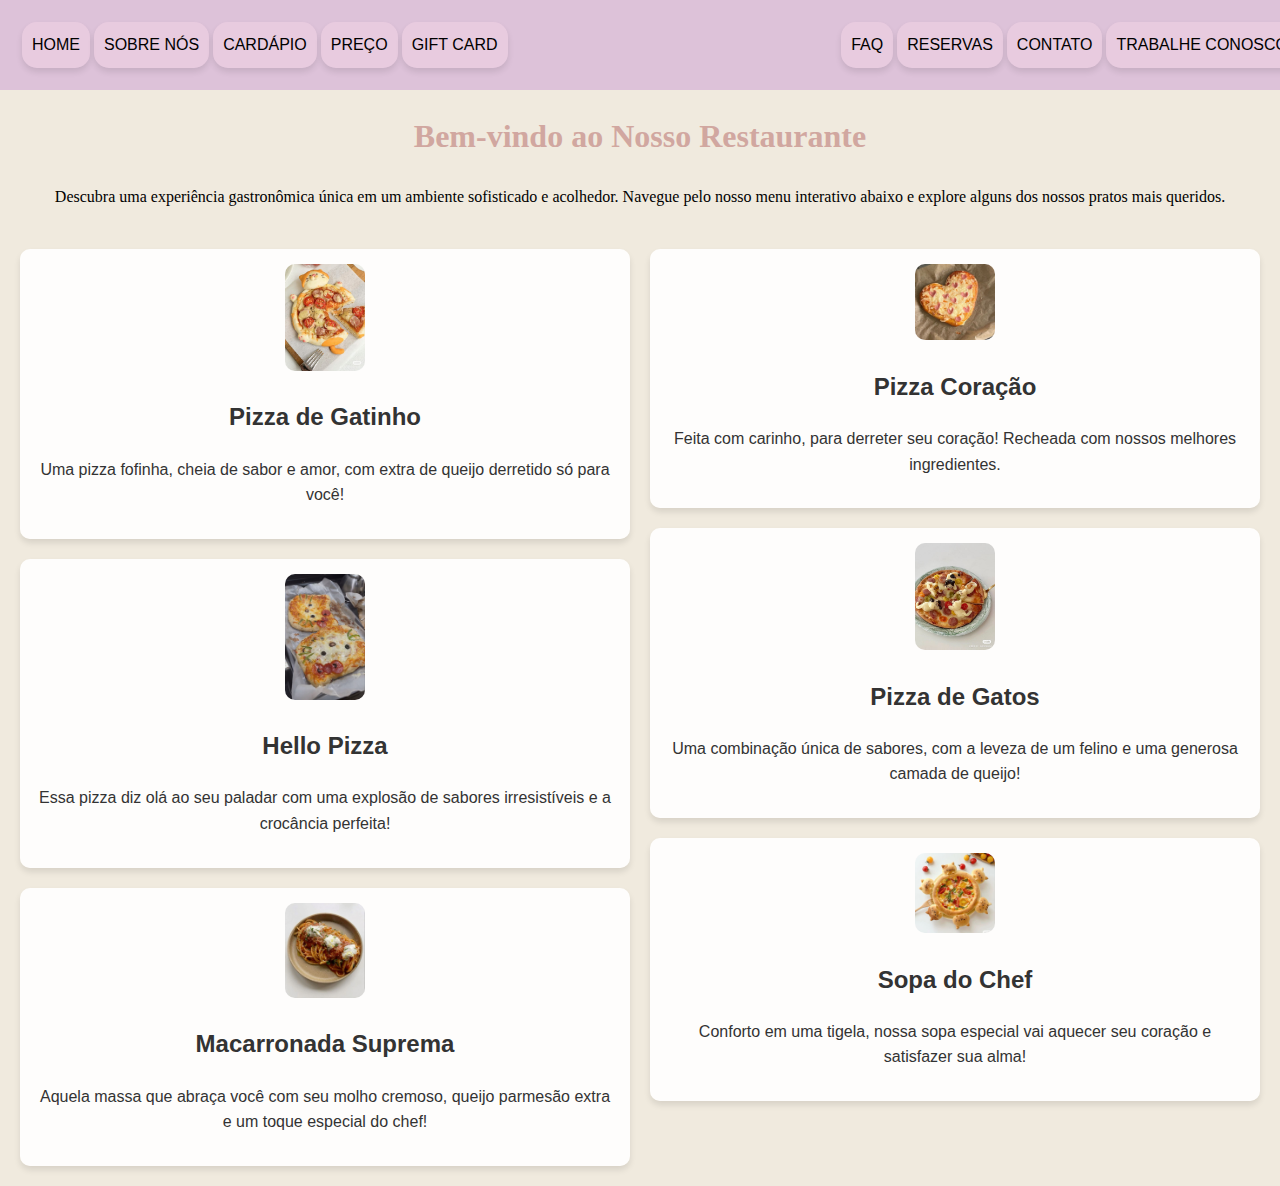
<file: index.html>
<!DOCTYPE html>
<html lang="pt-br">
<head>
    <meta charset="UTF-8">
    <meta name="viewport" content="width=device-width, initial-scale=1.0">
    <title>Projeto Layout de Restaurante - Home</title>
    <link rel="icon" href="img/FavIcon.png" type="image/png">
    <link rel="stylesheet" href="css/estilos.css">
</head>

<body>
    <header>
        <nav>
            <div id="nav_esq">
                <a href="index.html" class="rounded-box">Home</a>
                <a href="sobre.html" class="rounded-box">Sobre nós</a>
                <a href="cardapio.html" class="rounded-box">Cardápio</a>
                <a href="precos.html" class="rounded-box">Preço</a>
                <a href="giftcard.html" class="rounded-box">Gift Card</a>
            </div>

            <div id="nav_dir">
                <a href="faq.html" class="rounded-box">Faq</a>
                <a href="reservas.html" class="rounded-box">Reservas</a>
                <a href="contato.html" class="rounded-box">Contato</a>
                <a href="trabalhe-conosco.html" class="rounded-box">Trabalhe Conosco</a>
            </div>
        </nav>
    </header>

    <main>
        <h1>Bem-vindo ao Nosso Restaurante</h1>
        <p class="intro-text">Descubra uma experiência gastronômica única em um ambiente sofisticado e acolhedor. Navegue pelo nosso menu interativo abaixo e explore alguns dos nossos pratos mais queridos.</p>

        <section class="menu-gallery">
            <div class="menu-column">
                <div class="menu-item">
                    <img src="img/Comidas/gatopizza.jpg" alt="Pizza de Gatinho" class="menu-img">
                    <div class="menu-description">
                        <h2>Pizza de Gatinho</h2>
                        <p>Uma pizza fofinha, cheia de sabor e amor, com extra de queijo derretido só para você!</p>
                    </div>
                </div>

                <div class="menu-item">
                    <img src="img/Comidas/helloppizza.jpg" alt="Hello Pizza" class="menu-img">
                    <div class="menu-description">
                        <h2>Hello Pizza</h2>
                        <p>Essa pizza diz olá ao seu paladar com uma explosão de sabores irresistíveis e a crocância perfeita!</p>
                    </div>
                </div>

                <div class="menu-item">
                    <img src="img/Comidas/maccaronfoda.jpg" alt="Macarronada Suprema" class="menu-img">
                    <div class="menu-description">
                        <h2>Macarronada Suprema</h2>
                        <p>Aquela massa que abraça você com seu molho cremoso, queijo parmesão extra e um toque especial do chef!</p>
                    </div>
                </div>
            </div>

            <div class="menu-column">
                <div class="menu-item">
                    <img src="img/Comidas/pizza coraçao.jpg" alt="Pizza Coração" class="menu-img">
                    <div class="menu-description">
                        <h2>Pizza Coração</h2>
                        <p>Feita com carinho, para derreter seu coração! Recheada com nossos melhores ingredientes.</p>
                    </div>
                </div>

                <div class="menu-item">
                    <img src="img/Comidas/pizzadegatos.jpg" alt="Pizza de Gatos" class="menu-img">
                    <div class="menu-description">
                        <h2>Pizza de Gatos</h2>
                        <p>Uma combinação única de sabores, com a leveza de um felino e uma generosa camada de queijo!</p>
                    </div>
                </div>

                <div class="menu-item">
                    <img src="img/Comidas/sopadegato.jpg" alt="Sopa do Chef" class="menu-img">
                    <div class="menu-description">
                        <h2>Sopa do Chef</h2>
                        <p>Conforto em uma tigela, nossa sopa especial vai aquecer seu coração e satisfazer sua alma!</p>
                    </div>
                </div>
            </div>
        </section>
    </main>

    <footer>
       
    </footer>
</body>
</html>
</file>
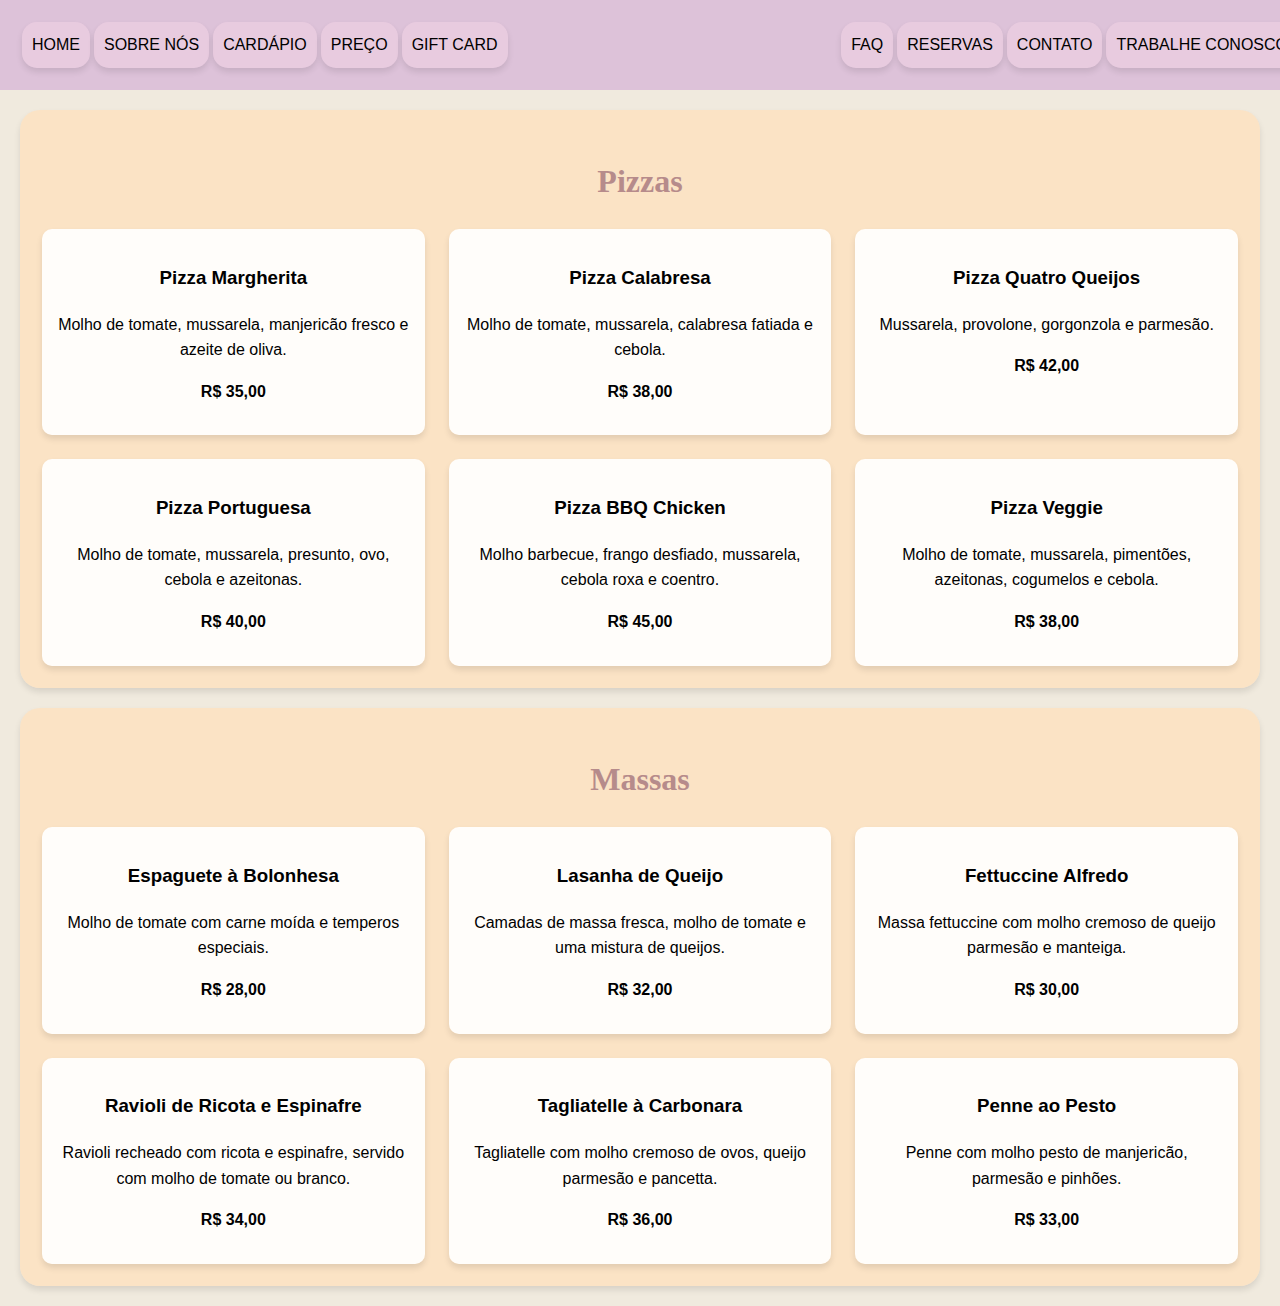
<file: cardapio.html>
<!DOCTYPE html>
<html lang="pt-br">
<head>
    <meta charset="UTF-8">
    <meta name="viewport" content="width=device-width, initial-scale=1.0">
    <title>Projeto Layout de restaurante</title>
    <link rel="icon" href="img/FavIcon.png" type="image/png">
    <link rel="stylesheet" href="css/estilos.css">
</head>

<body>
    <header>
        <nav>
            <div id="nav_esq">
                <a href="index.html" class="rounded-box">Home</a>
                <a href="sobre.html"class ="rounded-box">Sobre nós</a>
                <a href="cardapio.html" class=" rounded-box">Cardápio</a>
                <a href="precos.html"class=" rounded-box">Preço</a>
                <a href="giftcard.html"class=" rounded-box">Gift Card</a>
            </div>

            <div id="nav_dir">
                <a href="faq.html" class="rounded-box">Faq</a>
                <a href="reservas.html" class="rounded-box">Reservas</a>
                <a href="contato.html" class="rounded-box">Contato</a>
                <a href="trabalhe-conosco.html" class="rounded-box">Trabalhe Conosco</a>
            </div>
        </nav>
    </header> 

    <main>
        <section>
            <div class="menu-category">
                <h2>Pizzas</h2>
                <div class="menu-grid">
                    <div class="menu-item rounded-box">
                        <h3>Pizza Margherita</h3>
                        <p>Molho de tomate, mussarela, manjericão fresco e azeite de oliva.</p>
                        <p><strong>R$ 35,00</strong></p>
                    </div>
        
                    <div class="menu-item rounded-box">
                        <h3>Pizza Calabresa</h3>
                        <p>Molho de tomate, mussarela, calabresa fatiada e cebola.</p>
                        <p><strong>R$ 38,00</strong></p>
                    </div>
        
                    <div class="menu-item rounded-box">
                        <h3>Pizza Quatro Queijos</h3>
                        <p>Mussarela, provolone, gorgonzola e parmesão.</p>
                        <p><strong>R$ 42,00</strong></p>
                    </div>
        
                    <div class="menu-item rounded-box">
                        <h3>Pizza Portuguesa</h3>
                        <p>Molho de tomate, mussarela, presunto, ovo, cebola e azeitonas.</p>
                        <p><strong>R$ 40,00</strong></p>
                    </div>

                    <div class="menu-item rounded-box">
                        <h3>Pizza BBQ Chicken</h3>
                        <p>Molho barbecue, frango desfiado, mussarela, cebola roxa e coentro.</p>
                        <p><strong>R$ 45,00</strong></p>
                    </div>
        
                    <div class="menu-item rounded-box">
                        <h3>Pizza Veggie</h3>
                        <p>Molho de tomate, mussarela, pimentões, azeitonas, cogumelos e cebola.</p>
                        <p><strong>R$ 38,00</strong></p>
                    </div>
                </div>
            </div>
        
            <div class="menu-category">
                <h2>Massas</h2>
                <div class="menu-grid">
                    <div class="menu-item rounded-box">
                        <h3>Espaguete à Bolonhesa</h3>
                        <p>Molho de tomate com carne moída e temperos especiais.</p>
                        <p><strong>R$ 28,00</strong></p>
                    </div>
        
                    <div class="menu-item rounded-box">
                        <h3>Lasanha de Queijo</h3>
                        <p>Camadas de massa fresca, molho de tomate e uma mistura de queijos.</p>
                        <p><strong>R$ 32,00</strong></p>
                    </div>
        
                    <div class="menu-item rounded-box">
                        <h3>Fettuccine Alfredo</h3>
                        <p>Massa fettuccine com molho cremoso de queijo parmesão e manteiga.</p>
                        <p><strong>R$ 30,00</strong></p>
                    </div>
        
                    <div class="menu-item rounded-box">
                        <h3>Ravioli de Ricota e Espinafre</h3>
                        <p>Ravioli recheado com ricota e espinafre, servido com molho de tomate ou branco.</p>
                        <p><strong>R$ 34,00</strong></p>
                    </div>

                    <div class="menu-item rounded-box">
                        <h3>Tagliatelle à Carbonara</h3>
                        <p>Tagliatelle com molho cremoso de ovos, queijo parmesão e pancetta.</p>
                        <p><strong>R$ 36,00</strong></p>
                    </div>
        
                    <div class="menu-item rounded-box">
                        <h3>Penne ao Pesto</h3>
                        <p>Penne com molho pesto de manjericão, parmesão e pinhões.</p>
                        <p><strong>R$ 33,00</strong></p>
                    </div>
                </div>
            </div>
        </section>
        
    </main> 

    <footer>

    </footer>
</body>
</html>
</file>
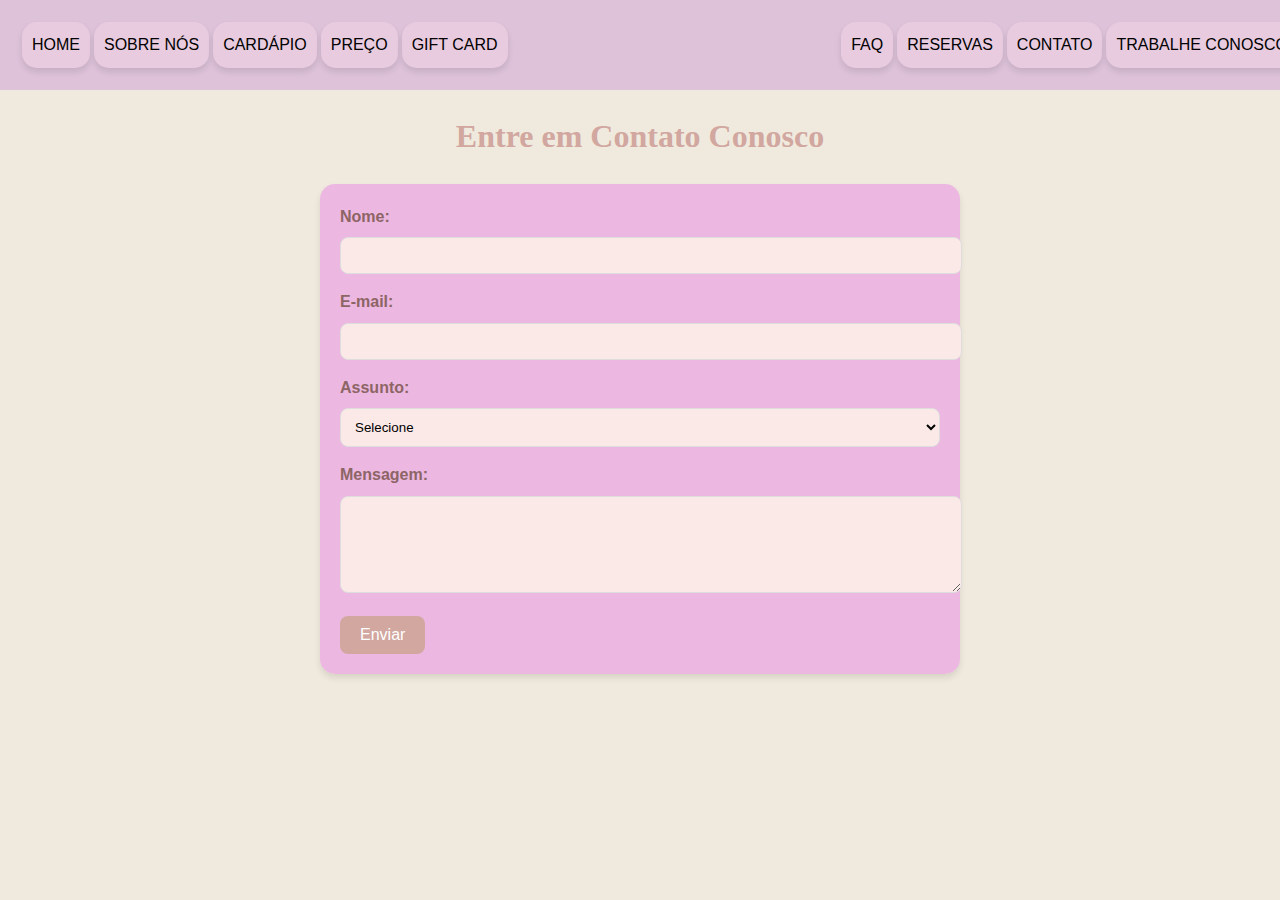
<file: contato.html>
<!DOCTYPE html>
<html lang="pt-br">
<head>
    <meta charset="UTF-8">
    <meta name="viewport" content="width=device-width, initial-scale=1.0">
    <title>Projeto Layout de Restaurante</title>
    <link rel="icon" href="img/favicon.png" type="image/png">
    <link rel="stylesheet" href="css/estilos.css">
</head>
<body>
    <header>
        <nav>
            <div id="nav_esq">
                <a href="index.html" class="rounded-box">Home</a>
                <a href="sobre.html" class="rounded-box">Sobre nós</a>
                <a href="cardapio.html" class="rounded-box">Cardápio</a>
                <a href="precos.html" class="rounded-box">Preço</a>
                <a href="giftcard.html" class="rounded-box">Gift Card</a>
            </div>
            <div id="nav_dir">
                <a href="faq.html" class="rounded-box">Faq</a>
                <a href="reservas.html" class="rounded-box">Reservas</a>
                <a href="contato.html" class="rounded-box">Contato</a>
                <a href="trabalhe-conosco.html" class="rounded-box">Trabalhe Conosco</a>
            </div>
        </nav>
    </header>

    <main>
        <h1>Entre em Contato Conosco</h1>
        <form action="enviar_formulario.php" method="post">
            <label for="nome">Nome:</label>
            <input type="text" id="nome" name="nome" required>

            <label for="email">E-mail:</label>
            <input type="email" id="email" name="email" required>

            <label for="assunto">Assunto:</label>
            <select id="assunto" name="assunto" required>
                <option value="">Selecione</option>
                <option value="reclamacao">Reclamação</option>
                <option value="observacao">Observação</option>
                <option value="sugestao">Sugestão</option>
                <option value="outro">Outro</option>
            </select>

            <label for="mensagem">Mensagem:</label>
            <textarea id="mensagem" name="mensagem" rows="5" required></textarea>

            <button type="submit">Enviar</button>
        </form>
    </main>

    <footer>
        <!-- Adicione conteúdo para o rodapé aqui, se necessário -->
    </footer>
</body>
</html>
</file>
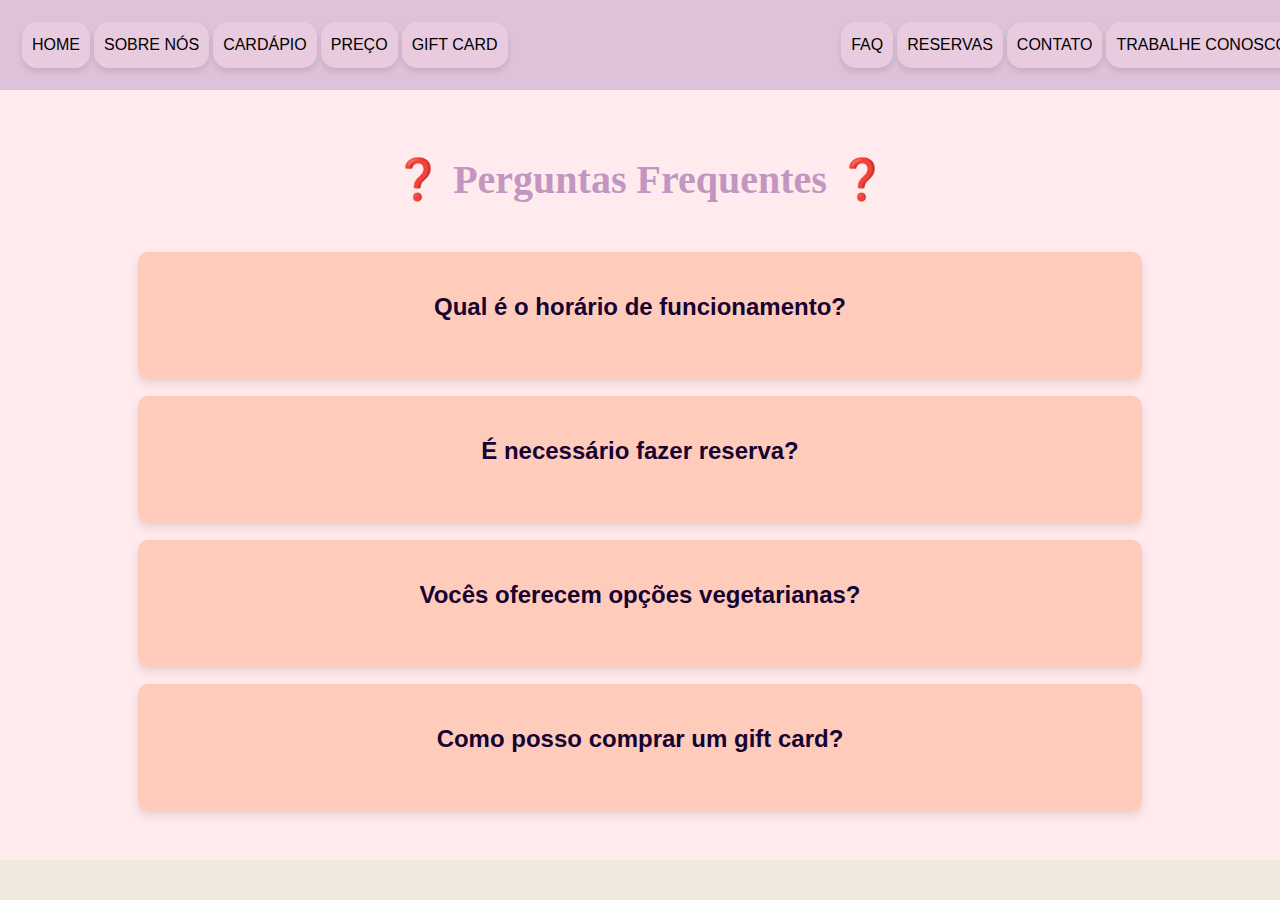
<file: faq.html>
<!DOCTYPE html>
<html lang="pt-br">
<head>
    <meta charset="UTF-8">
    <meta name="viewport" content="width=device-width, initial-scale=1.0">
    <title>Projeto Layout de restaurante - FAQ</title>
    <link rel="icon" href="img/FavIcon.png" type="image/png">
    <link rel="stylesheet" href="css/estilos.css">
    <link rel="stylesheet" href="css/faq.css">

</head>

<body>
    <header>
        <nav>
            <div id="nav_esq">
                <a href="index.html" class="rounded-box">Home</a>
                <a href="sobre.html" class="rounded-box">Sobre nós</a>
                <a href="cardapio.html" class="rounded-box">Cardápio</a>
                <a href="precos.html" class="rounded-box">Preço</a>
                <a href="giftcard.html" class="rounded-box">Gift Card</a>
            </div>

            <div id="nav_dir">
                <a href="faq.html" class="rounded-box">Faq</a>
                <a href="reservas.html" class="rounded-box">Reservas</a>
                <a href="contato.html" class="rounded-box">Contato</a>
                <a href="trabalhe-conosco.html" class="rounded-box">Trabalhe Conosco</a>
            </div>
        </nav>
    </header> 

    <main>
        <section class="faq-section">
            <h1 class="faq-title">❓ Perguntas Frequentes ❓</h1>
            <div class="faq-item">
                <h2 class="faq-question">Qual é o horário de funcionamento?</h2>
                <p class="faq-answer">Nós estamos abertos de segunda a domingo, das 11h às 23h.</p>
            </div>
            <div class="faq-item">
                <h2 class="faq-question">É necessário fazer reserva?</h2>
                <p class="faq-answer">Reservas são recomendadas, especialmente nos fins de semana.</p>
            </div>
            <div class="faq-item">
                <h2 class="faq-question">Vocês oferecem opções vegetarianas?</h2>
                <p class="faq-answer">Sim! Temos várias opções deliciosas para vegetarianos e veganos.</p>
            </div>
            <div class="faq-item">
                <h2 class="faq-question">Como posso comprar um gift card?</h2>
                <p class="faq-answer">Os gift cards estão disponíveis em nosso site ou diretamente no restaurante.</p>
            </div>
        </section>
    </main> 

    <footer>

    </footer>
</body>
</html>
</file>
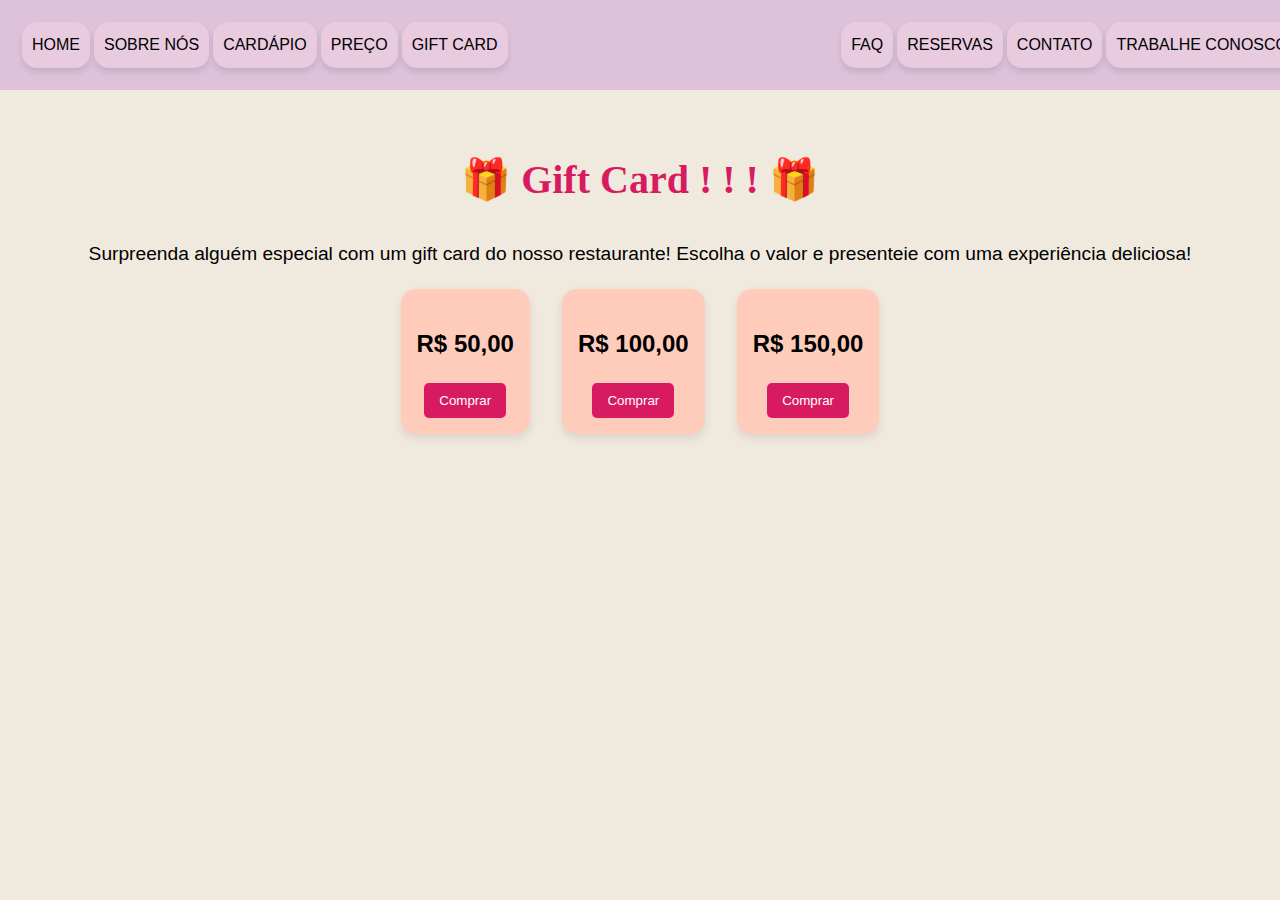
<file: giftcard.html>
<!DOCTYPE html>
<html lang="pt-br">
<head>
    <meta charset="UTF-8">
    <meta name="viewport" content="width=device-width, initial-scale=1.0">
    <title>Projeto Layout de Restaurante - Home</title>
    <link rel="icon" href="img/FavIcon.png" type="image/png">
    <link rel="stylesheet" href="css/giftcard.css">
    <link rel="stylesheet" href="css/estilos.css">
</head>

<body>
    <header>
        <nav>
            <div id="nav_esq">
                <a href="index.html" class="rounded-box">Home</a>
                <a href="sobre.html" class="rounded-box">Sobre nós</a>
                <a href="cardapio.html" class="rounded-box">Cardápio</a>
                <a href="precos.html" class="rounded-box">Preço</a>
                <a href="giftcard.html" class="rounded-box">Gift Card</a>
            </div>

            <div id="nav_dir">
                <a href="faq.html" class="rounded-box">Faq</a>
                <a href="reservas.html" class="rounded-box">Reservas</a>
                <a href="contato.html" class="rounded-box">Contato</a>
                <a href="trabalhe-conosco.html" class="rounded-box">Trabalhe Conosco</a>
            </div>
        </nav>
    </header>

    <main>
        <section class="giftcard-section">
            <h1 class="title">🎁 Gift Card ! ! ! 🎁</h1>
            <p class="description">Surpreenda alguém especial com um gift card do nosso restaurante! Escolha o valor e presenteie com uma experiência deliciosa!</p>
            <div class="giftcard-options">
                <div class="card-option">
                    <h2>R$ 50,00</h2>
                    <button class="buy-button">Comprar</button>
                </div>
                <div class="card-option">
                    <h2>R$ 100,00</h2>
                    <button class="buy-button">Comprar</button>
                </div>
                <div class="card-option">
                    <h2>R$ 150,00</h2>
                    <button class="buy-button">Comprar</button>
                </div>
            </div>
        </section>
    </main>

 
</body>
</html>
</file>
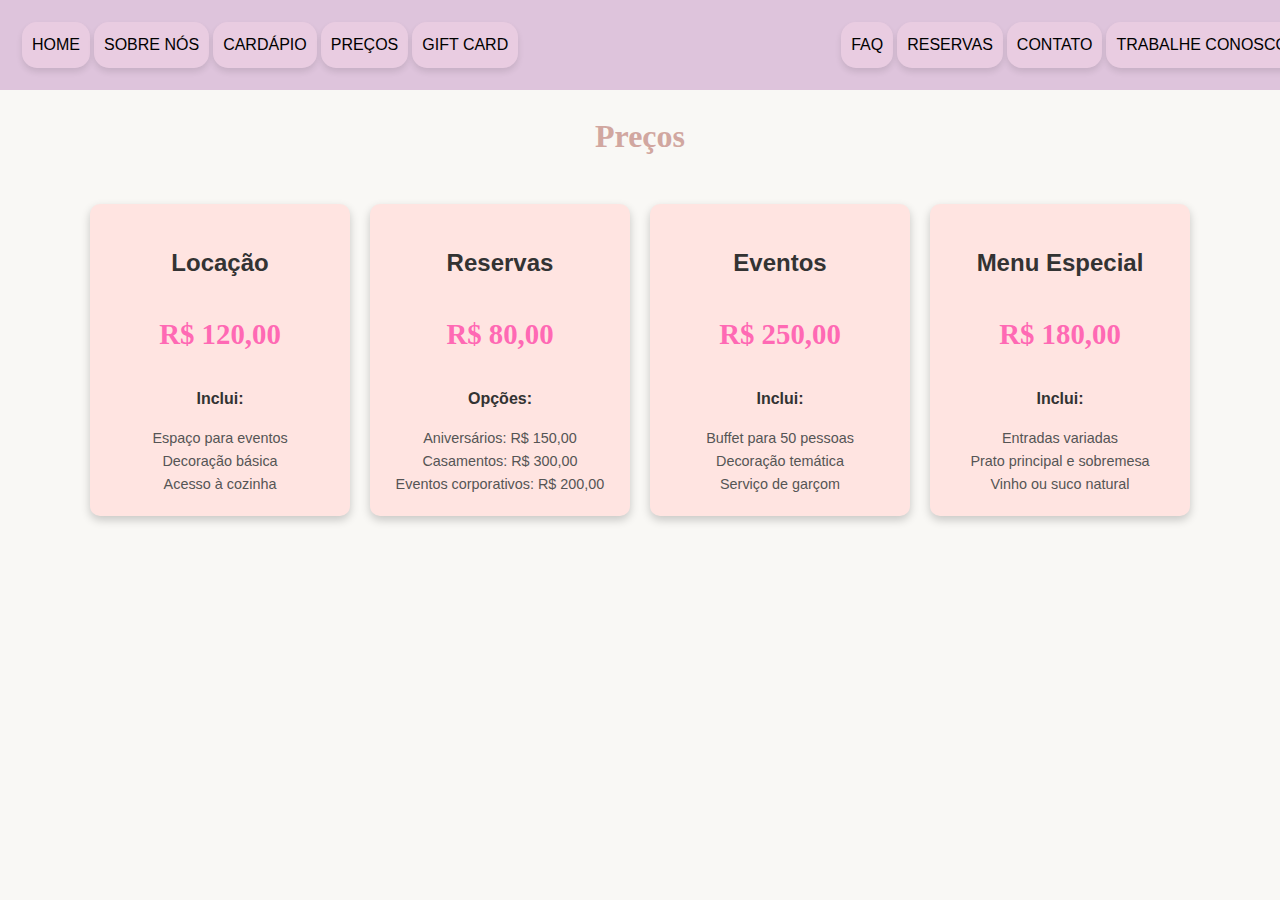
<file: precos.html>
<!DOCTYPE html>
<html lang="pt-br">
<head>
    <meta charset="UTF-8">
    <meta name="viewport" content="width=device-width, initial-scale=1.0">
    <title>Preços - Projeto Layout de Restaurante</title>
    <link rel="icon" href="img/FavIcon.png" type="image/png">
    <link rel="stylesheet" href="css/estilos.css">
    <link rel="stylesheet" href="css/preco.css">
</head>

<body>
    <header>
        <nav>
            <div id="nav_esq">
                <a href="index.html" class="rounded-box">Home</a>
                <a href="sobre.html" class="rounded-box">Sobre nós</a>
                <a href="cardapio.html" class="rounded-box">Cardápio</a>
                <a href="precos.html" class="rounded-box">Preços</a>
                <a href="giftcard.html" class="rounded-box">Gift Card</a>
            </div>
            <div id="nav_dir">
                <a href="faq.html" class="rounded-box">Faq</a>
                <a href="reservas.html" class="rounded-box">Reservas</a>
                <a href="contato.html" class="rounded-box">Contato</a>
                <a href="trabalhe-conosco.html" class="rounded-box">Trabalhe Conosco</a>
            </div>
        </nav>
    </header> 

    <main>
        <h1>Preços</h1>
        <div class="container">
            <div class="preco-box" data-description="Inclui 1 hora de locação.">
                <h2>Locação</h2>
                <p class="preco">R$ 120,00</p>
                <p><strong>Inclui:</strong></p>
                <ul>
                    <li>Espaço para eventos</li>
                    <li>Decoração básica</li>
                    <li>Acesso à cozinha</li>
                </ul>
            </div>
            <div class="preco-box" data-description="Reservas com confirmação.">
                <h2>Reservas</h2>
                <p class="preco">R$ 80,00</p>
                <p><strong>Opções:</strong></p>
                <ul>
                    <li>Aniversários: R$ 150,00</li>
                    <li>Casamentos: R$ 300,00</li>
                    <li>Eventos corporativos: R$ 200,00</li>
                </ul>
            </div>
            <div class="preco-box" data-description="Pacote para eventos de até 50 pessoas.">
                <h2>Eventos</h2>
                <p class="preco">R$ 250,00</p>
                <p><strong>Inclui:</strong></p>
                <ul>
                    <li>Buffet para 50 pessoas</li>
                    <li>Decoração temática</li>
                    <li>Serviço de garçom</li>
                </ul>
            </div>
            <div class="preco-box" data-description="Menu especial para 2 pessoas.">
                <h2>Menu Especial</h2>
                <p class="preco">R$ 180,00</p>
                <p><strong>Inclui:</strong></p>
                <ul>
                    <li>Entradas variadas</li>
                    <li>Prato principal e sobremesa</li>
                    <li>Vinho ou suco natural</li>
                </ul>
            </div>
        </div>
    </main> 

    <footer>
      
    </footer>
</body>
</html>
</file>
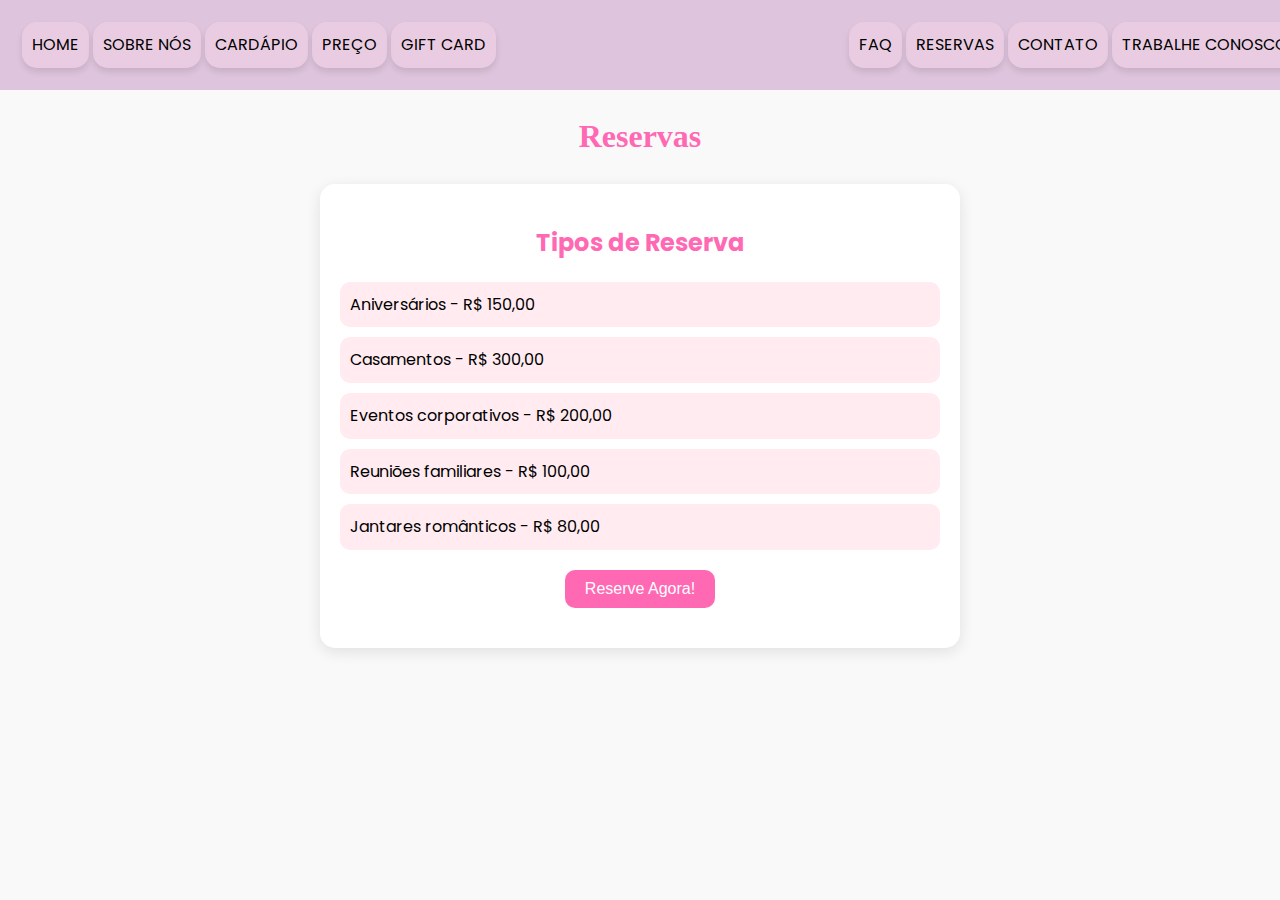
<file: reservas.html>
<!DOCTYPE html>
<html lang="pt-br">
<head>
    <meta charset="UTF-8">
    <meta name="viewport" content="width=device-width, initial-scale=1.0">
    <title>Projeto Layout de Restaurante</title>
    <link rel="icon" href="img/FavIcon.png" type="image/png">
    <link rel="stylesheet" href="css/estilos.css">
    <link rel="stylesheet" href="css/reserva.css">
    <link href="https://fonts.googleapis.com/css2?family=Poppins:wght@400&display=swap" rel="stylesheet">
</head>

<body>
    <header>
        <nav>
            <div id="nav_esq">
                <a href="index.html" class="rounded-box">Home</a>
                <a href="sobre.html" class="rounded-box">Sobre nós</a>
                <a href="cardapio.html" class="rounded-box">Cardápio</a>
                <a href="precos.html" class="rounded-box">Preço</a>
                <a href="giftcard.html" class="rounded-box">Gift Card</a>
            </div>

            <div id="nav_dir">
                <a href="faq.html" class="rounded-box">Faq</a>
                <a href="reservas.html" class="rounded-box">Reservas</a>
                <a href="contato.html" class="rounded-box">Contato</a>
                <a href="trabalhe-conosco.html" class="rounded-box">Trabalhe Conosco</a>
            </div>
        </nav>
    </header>

    <main>
        <h1>Reservas</h1>
        
        
        <div class="reservas-container">
            <h2>Tipos de Reserva</h2>
            <ul class="reservas-list">
                <li class="reserva-item">
                    <span>Aniversários</span> - R$ 150,00
                </li>
                <li class="reserva-item">
                    <span>Casamentos</span> - R$ 300,00
                </li>
                <li class="reserva-item">
                    <span>Eventos corporativos</span> - R$ 200,00
                </li>
                <li class="reserva-item">
                    <span>Reuniões familiares</span> - R$ 100,00
                </li>
                <li class="reserva-item">
                    <span>Jantares românticos</span> - R$ 80,00
                </li>
            </ul>
            <button class="reservar-btn">Reserve Agora!</button>
        </div>
    </main>

    <footer>
        <!-- Conteúdo do rodapé -->
    </footer>
</body>
</html>
</file>
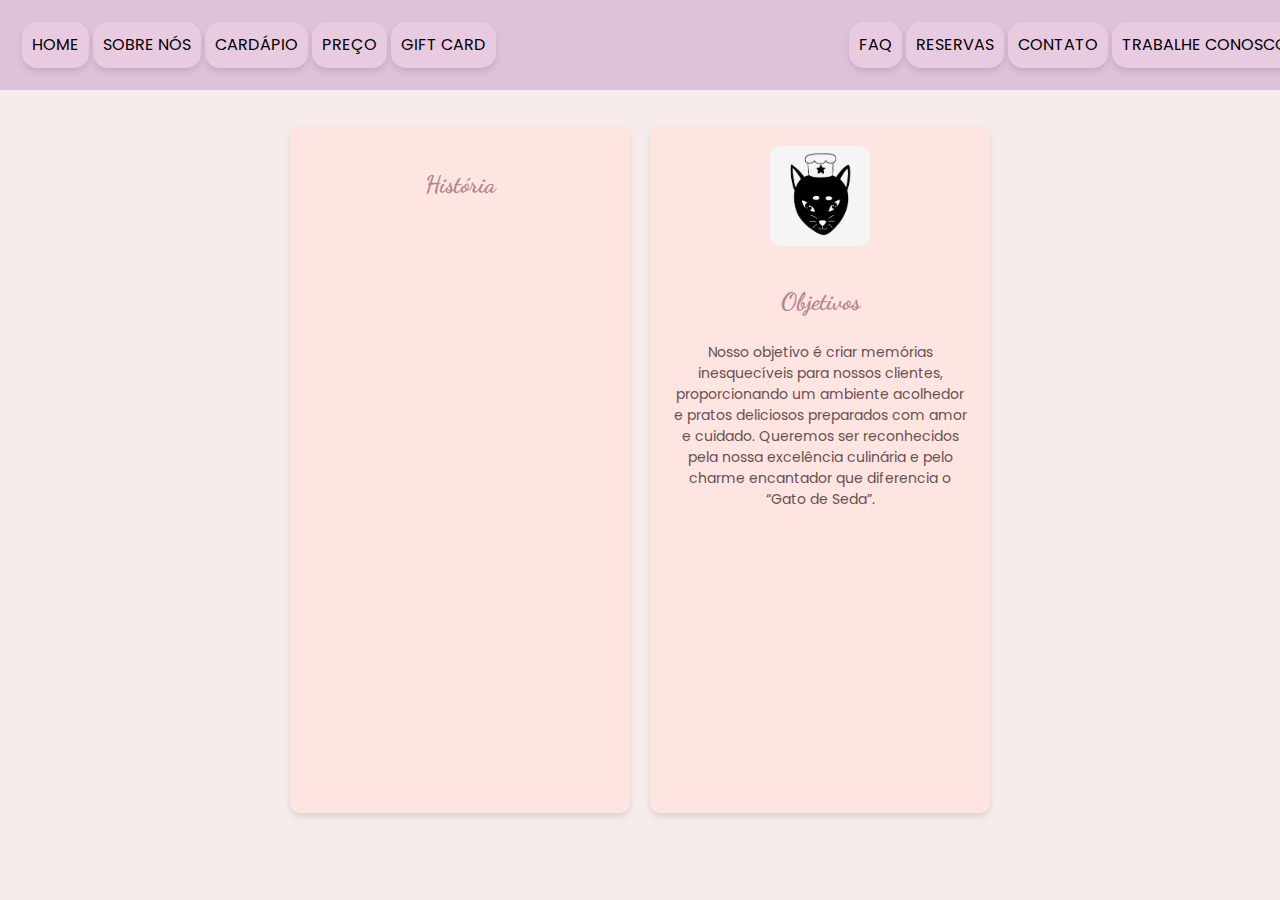
<file: sobre.html>
<!DOCTYPE html>
<html lang="pt-br">
<head>
    <meta charset="UTF-8">
    <meta name="viewport" content="width=device-width, initial-scale=1.0">
    <link rel="icon" href="img/FavIcon.png" type="image/png">
    <link rel="stylesheet" href="css/estilos.css">
    <link rel="stylesheet" href="css/sobre.css">
    <link href="https://fonts.googleapis.com/css2?family=Dancing+Script&family=Poppins:wght@300&display=swap" rel="stylesheet">
    <title>Sobre Nós</title>
</head>
<body>
    <header>
        <nav>
            <div id="nav_esq">
                <a href="index.html" class="rounded-box">Home</a>
                <a href="sobre.html" class="rounded-box">Sobre nós</a>
                <a href="cardapio.html" class="rounded-box">Cardápio</a>
                <a href="precos.html" class="rounded-box">Preço</a>
                <a href="giftcard.html" class="rounded-box">Gift Card</a>
            </div>
            <div id="nav_dir">
                <a href="faq.html" class="rounded-box">Faq</a>
                <a href="reservas.html" class="rounded-box">Reservas</a>
                <a href="contato.html" class="rounded-box">Contato</a>
                <a href="trabalhe-conosco.html" class="rounded-box">Trabalhe Conosco</a>
            </div>
        </nav>
    </header>

    <main>
        <div class="sobre-nos-container">
            <div class="box-container">
                <!-- Quadrado da História -->
                <div class="historia-box">
                    <h2>História</h2>
                    <div class="historia-conteudo">
                        <img src="img/FavIcon.png" alt="Imagem do Gato Cozinheiro">
                        <p>No “Gato de Seda”, Clara Silveira traz à vida sua paixão por gatos e pela estética coquette. Com uma carreira de sucesso em Design de Interiores, Clara fundou o restaurante em 2024 para criar um espaço onde a elegância e o encanto dos felinos se encontram com uma experiência culinária sofisticada. Cada detalhe do restaurante é uma celebração da beleza e da delicadeza, proporcionando aos nossos clientes uma atmosfera mágica e uma refeição inesquecível.</p>
                    </div>
                </div>

                <!-- Quadrado dos Objetivos -->
                <div class="objetivos-box">
                    <img src="img/FavIcon.png" alt="Imagem do Gato Cozinheiro">
                    <h2>Objetivos</h2>
                    <p>Nosso objetivo é criar memórias inesquecíveis para nossos clientes, proporcionando um ambiente acolhedor e pratos deliciosos preparados com amor e cuidado. Queremos ser reconhecidos pela nossa excelência culinária e pelo charme encantador que diferencia o “Gato de Seda”.</p>
                </div>
            </div>
        </div>
    </main>

    <footer>
        <!-- Conteúdo do rodapé -->
    </footer>
</body>
</html>
</file>
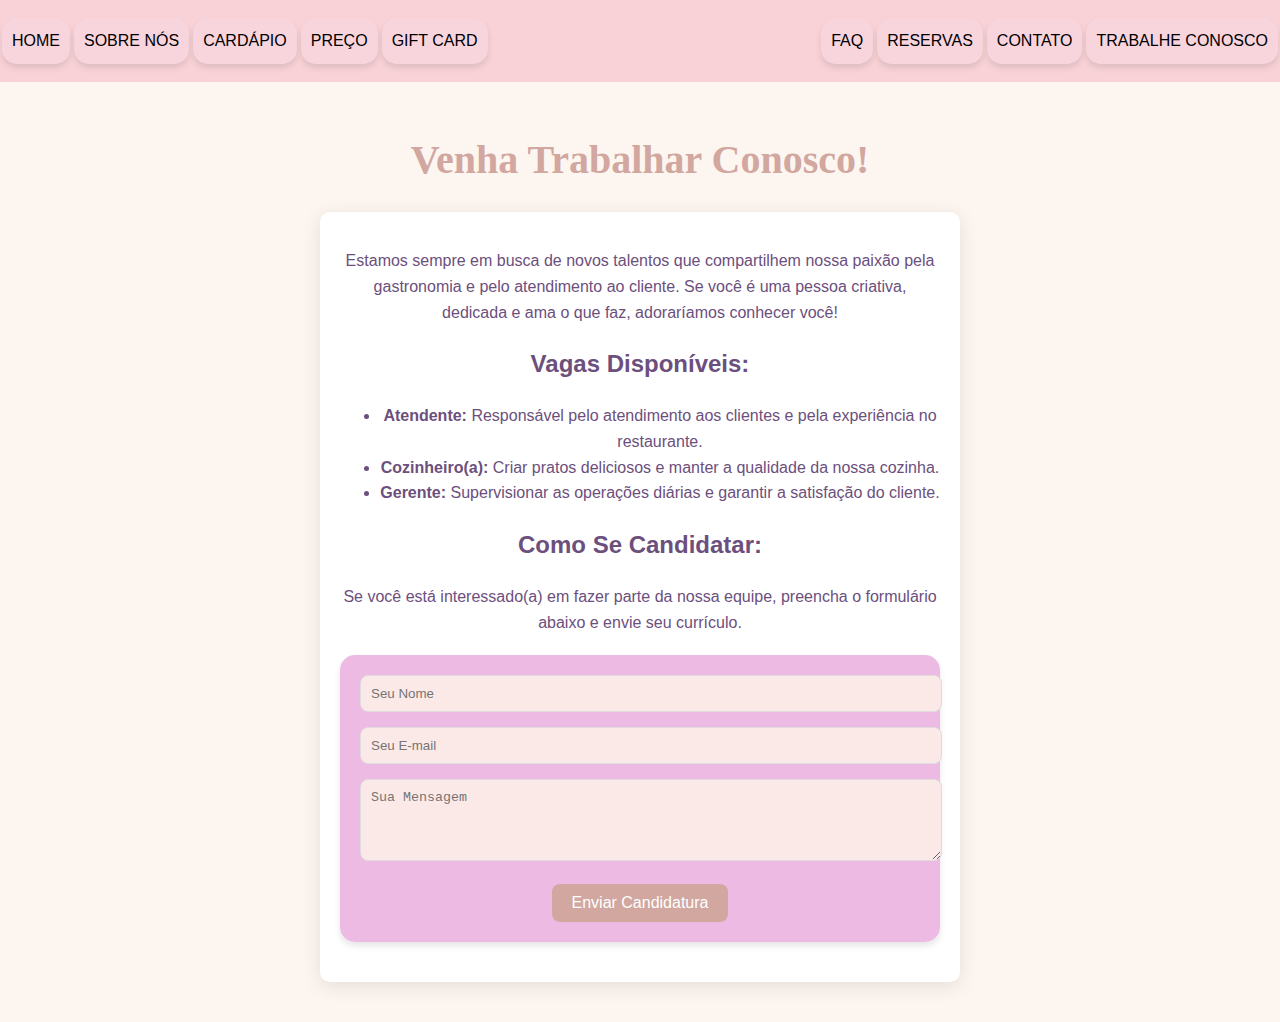
<file: trabalhe-conosco.html>
<!DOCTYPE html>
<html lang="pt-br">
<head>
    <meta charset="UTF-8">
    <meta name="viewport" content="width=device-width, initial-scale=1.0">
    <title>Trabalhe Conosco - Projeto Layout de Restaurante</title>
    <link rel="icon" href="img/FavIcon.png" type="image/png">   
    <link rel="stylesheet" href="css/estilos.css">
    <link rel="stylesheet" href="css/trabalhe.css">
</head>

<body>
    <header>
        <nav>
            <div id="nav_esq">
                <a href="index.html" class="rounded-box">Home</a>
                <a href="sobre.html" class="rounded-box">Sobre nós</a>
                <a href="cardapio.html" class="rounded-box">Cardápio</a>
                <a href="precos.html" class="rounded-box">Preço</a>
                <a href="giftcard.html" class="rounded-box">Gift Card</a>
            </div>
            <div id="nav_dir">
                <a href="faq.html" class="rounded-box">Faq</a>
                <a href="reservas.html" class="rounded-box">Reservas</a>
                <a href="contato.html" class="rounded-box">Contato</a>
                <a href="trabalhe-conosco.html" class="rounded-box">Trabalhe Conosco</a>
            </div>
        </nav>
    </header>

    <main>
        <h1>Venha Trabalhar Conosco!</h1>
        <section>
            <p>Estamos sempre em busca de novos talentos que compartilhem nossa paixão pela gastronomia e pelo atendimento ao cliente. Se você é uma pessoa criativa, dedicada e ama o que faz, adoraríamos conhecer você!</p>
            <h2>Vagas Disponíveis:</h2>
            <ul>
                <li><strong>Atendente:</strong> Responsável pelo atendimento aos clientes e pela experiência no restaurante.</li>
                <li><strong>Cozinheiro(a):</strong> Criar pratos deliciosos e manter a qualidade da nossa cozinha.</li>
                <li><strong>Gerente:</strong> Supervisionar as operações diárias e garantir a satisfação do cliente.</li>
            </ul>
            <h2>Como Se Candidatar:</h2>
            <p>Se você está interessado(a) em fazer parte da nossa equipe, preencha o formulário abaixo e envie seu currículo.</p>
            <form action="#" method="post">
                <input type="text" name="nome" placeholder="Seu Nome" required>
                <input type="email" name="email" placeholder="Seu E-mail" required>
                <textarea name="mensagem" rows="4" placeholder="Sua Mensagem" required></textarea>
                <button type="submit">Enviar Candidatura</button>
            </form>
        </section>
    </main>

    <footer> </footer>
</body>
</html>
</file>
<file: css/estilos.css>
/* Estilos gerais */
body {
    margin: 0;
    font-family: Arial, Helvetica, sans-serif;
    color: rgb(0, 0, 0);
    line-height: 1.6;
    background-color: #f0eade; /* Fundo amarelo pastel */
}

/* Header */
header {
    width: 100%;
    height: auto;
    background-color: rgba(218, 188, 216, 0.884);
    display: flex;
    flex-direction: column;
    justify-content: center;
    align-items: center;
    padding: 20px;
}

nav {
    display: flex;
    justify-content: space-between;
    width: 100%;
}

#nav_esq, #nav_dir {
    display: flex;
    align-items: center;
}

#nav_esq a, #nav_dir a {
    text-decoration: none;
    text-transform: uppercase;
    padding: 10px;
    color: black;
}

#nav_esq a:hover, #nav_dir a:hover {
    font-weight: 600;
    color: rgb(0, 0, 0);
}

.rounded-box {
    display: inline-block;
    padding: 10px 20px;
    background-color: #f8d6e76c; 
    color: rgb(0, 0, 0);
    border-radius: 15px; 
    text-decoration: none;
    transition: transform 0.3s ease;
    margin: 2px;
    box-shadow: 0 4px 6px rgba(0, 0, 0, 0.1); 
}

.rounded-box:hover {
    transform: scale(1.05);
    box-shadow: 0 6px 8px rgba(0, 0, 0, 0.15);
}

/* Formulários */
form {
    background-color: rgba(235, 179, 225, 0.9); 
    padding: 20px;
    margin: 20px auto;
    border-radius: 15px;
    max-width: 600px;
    box-shadow: 0 4px 6px rgba(0, 0, 0, 0.1);
}

form label {
    display: block;
    margin-bottom: 8px;
    font-weight: bold;
    color: #8D6565;
}

form input, form select, form textarea {
    width: 100%;
    padding: 10px;
    margin-bottom: 15px;
    border: 1px solid #ddd;
    border-radius: 8px;
}

form input[type="text"], form input[type="email"],
form select, form textarea {
    background-color: #FBE9E7; 
}

form button {
    background-color: #D1A7A0; 
    color: white;
    padding: 10px 20px;
    border: none;
    border-radius: 8px;
    font-size: 1em;
    cursor: pointer;
    transition: background-color 0.3s ease;
}

form button:hover {
    background-color: #B68B8B; 
}

/* Títulos */
h1 {
    font-family: 'Great Vibes', cursive; 
    color: #D1A7A0;
    text-align: center; 
}

/* cardapio.html */

/* Estilos para o cardápio */
.menu-category {
    background-color: rgba(255, 223, 186, 0.7); 
    padding: 20px;
    margin: 20px auto;
    border-radius: 20px;
    max-width: 1200px; 
    box-shadow: 0 4px 6px rgba(0, 0, 0, 0.1);
    text-align: center; 
}

.menu-grid {
    display: grid;
    grid-template-columns: repeat(auto-fit, minmax(300px, 1fr)); 
    gap: 20px; 
    justify-content: center; 
}

/* Estilos específicos para o layout dos pratos */
.menu-item {
    background-color: rgba(255, 255, 255, 0.9);
    padding: 15px;
    border-radius: 10px;
    cursor: pointer;
    text-align: center;
    box-shadow: 0 4px 6px rgba(0, 0, 0, 0.1);
    transition: transform 0.3s ease, box-shadow 0.3s ease;
}

.menu-item:hover {
    transform: scale(1.05);
    box-shadow: 0 6px 8px rgba(0, 0, 0, 0.15);
}

.menu-category h2 {
    font-family: 'Playfair Display', serif; 
    font-size: 2em;
    color: #B68B8B;
    margin-bottom: 20px;
}

/* Página inicial */

/* Estilos para o cardápio */
.menu-gallery {
    display: flex;
    justify-content: space-between;
    gap: 20px;
    padding: 20px;
}

.menu-column {
    flex: 1;
    display: flex;
    flex-direction: column;
    gap: 20px;
}

.menu-img {
    width: 80px; 
    height: auto;
    border-radius: 10px; 
    object-fit: cover; 
}

.menu-description {
    font-size: 1em;
    color: #333; 
}
/* Adicionando fonte e alinhamento para o texto da introdução */
.intro-text {
    text-align: center; /* Centraliza o texto */
    font-family: 'Dancing Script', cursive; /* Fonte coquette */
    font-size: 1.0em; /* Tamanho da fonte */
    margin: 20px 0; /* Espaçamento acima e abaixo do texto */
}

/* SOBRE */
</file>
<file: css/faq.css>
.faq-section {
    text-align: center;
    padding: 2em;
    background-color: #ffebee;
}

.faq-title {
    font-size: 2.5em;
    color: #c296c0;
    margin-bottom: 1em;
}

.faq-item {
    background-color: #ffccbc;
    border-radius: 10px;
    padding: 1em;
    margin: 1em auto;
    width: 80%;
    box-shadow: 0 4px 10px rgba(0, 0, 0, 0.1);
    position: relative;
    overflow: hidden;
    transition: background-color 0.3s;
}

.faq-item:hover {
    background-color: #ffab91;
}

.faq-question {
    font-size: 1.5em;
    color: #170331;
    cursor: pointer;
}

.faq-answer {
    font-size: 1.1em;
    color: #333;
    max-height: 0; /* Oculta a resposta inicialmente */
    overflow: hidden;
    opacity: 0;
    transition: max-height 0.3s ease, opacity 0.3s ease;
}

.faq-item:hover .faq-answer {
    max-height: 100px; /* Limita a altura máxima */
    opacity: 1; /* Mostra a resposta */
}
</file>
<file: css/giftcard.css>
body {
    font-family: 'Arial', sans-serif;
    background-color: #fef9f9;
    color: #333;
    margin: 0;
    padding: 0;
}

header {
    background-color: #ffebee;
    padding: 1em;
    text-align: center;
}

nav {
    display: flex;
    justify-content: space-between;
}

.rounded-box {
    background-color: #f8bbd0;
    border-radius: 25px;
    padding: 10px 20px;
    text-decoration: none;
    color: #d81b60;
    transition: transform 0.3s, background-color 0.3s;
}

.rounded-box:hover {
    transform: scale(1.1);
    background-color: #f48fb1;
}

.giftcard-section {
    text-align: center;
    padding: 2em;
}

.title {
    font-size: 2.5em;
    color: #d81b60;
    animation: fadeIn 1s ease-in-out;
}

.description {
    font-size: 1.2em;
    margin: 1em 0;
    animation: fadeIn 1s ease-in-out 0.5s;
}

.giftcard-options {
    display: flex;
    justify-content: center;
    gap: 2em;
    animation: slideIn 1s ease-in-out 1s forwards;
}

.card-option {
    background-color: #ffccbc;
    border-radius: 15px;
    padding: 1em;
    box-shadow: 0 4px 10px rgba(0, 0, 0, 0.1);
    transition: transform 0.3s, background-color 0.3s;
}

.card-option:hover {
    transform: scale(1.05);
    background-color: #ffab91;
}

.buy-button {
    background-color: #d81b60;
    color: white;
    border: none;
    border-radius: 5px;
    padding: 10px 15px;
    cursor: pointer;
    transition: background-color 0.3s;
}

.buy-button:hover {
    background-color: #c2185b;
}

footer {
    text-align: center;
    padding: 1em;
    background-color: #f8bbd0;
}

/* Animações */
@keyframes fadeIn {
    from {
        opacity: 0;
    }
    to {
        opacity: 1;
    }
}

@keyframes slideIn {
    from {
        transform: translateY(50px);
        opacity: 0;
    }
    to {
        transform: translateY(0);
        opacity: 1;
    }
}
</file>
<file: css/preco.css>
body {
    background-color: #f9f8f5; /* Cor de fundo pastel */
    font-family: Arial, sans-serif;
    color: #333;
}
.container {
    display: flex;
    flex-wrap: wrap;
    justify-content: center;
    gap: 20px; /* Espaçamento entre os quadrados */
    padding: 20px;
}
.preco-box {
    background-color: #ffe4e1; /* Rosa pastel */
    border-radius: 10px;
    padding: 20px;
    width: 220px; /* Largura fixa */
    text-align: center;
    position: relative;
    transition: transform 0.3s; /* Animação ao passar o mouse */
    box-shadow: 0 4px 10px rgba(0,0,0,0.2); /* Sombra para profundidade */
}
.preco-box:hover {
    transform: scale(1.05); /* Aumenta o tamanho ao passar o mouse */
}
.preco-box::after {
    content: attr(data-description); /* Exibe descrição ao passar o mouse */
    display: none;
    position: absolute;
    bottom: 110%; /* Coloca acima do quadrado */
    left: 50%;
    transform: translateX(-50%);
    background-color: #fff;
    border: 1px solid #ff69b4; /* Bordas pink */
    border-radius: 5px;
    padding: 10px;
    white-space: nowrap; /* Evita quebra de linha */
    box-shadow: 0 4px 8px rgba(0,0,0,0.2);
}
.preco-box:hover::after {
    display: block; /* Exibe a descrição ao passar o mouse */
}
.preco {
    font-size: 1.8em; /* Tamanho da fonte do preço */
    font-weight: bold;
    color: #ff69b4; /* Texto rosa */
    font-family: 'Georgia', serif; /* Fonte mais bonita */
}
ul {
    list-style-type: none; /* Remove os marcadores da lista */
    padding: 0; /* Remove o padding padrão */
    margin: 10px 0 0 0; /* Margem superior */
}
li {
    font-size: 0.9em; /* Tamanho da fonte dos itens da lista */
    color: #555; /* Cor mais suave */
}
</file>
<file: css/reserva.css>
body {
    background-color: #f9f9f9;
    font-family: 'Poppins', sans-serif; /* Fonte estilizada */
}

h1, h2 {
    text-align: center;
    color: #ff69b4; /* Cor rosa pastel */
    animation: fadeIn 1s;
}

.reservas-container {
    margin: 20px auto;
    padding: 20px;
    background-color: #fff;
    border-radius: 15px;
    box-shadow: 0 4px 15px rgba(0, 0, 0, 0.1);
    width: 80%;
    max-width: 600px;
}

.reservas-container p {
    text-align: center; /* Centraliza o texto da descrição */
    font-size: 20px; /* Tamanho da fonte */
    color: #555; /* Cor do texto */
    margin: 10px 0; /* Espaçamento acima e abaixo */
}

.reservas-list {
    list-style-type: none;
    padding: 0;
}

.reserva-item {
    padding: 10px;
    margin: 10px 0;
    background-color: #ffebf0; /* Cor de fundo suave */
    border-radius: 10px;
    transition: transform 0.2s;
}

.reserva-item:hover {
    transform: scale(1.05);
}

.reservar-btn {
    display: block;
    margin: 20px auto;
    padding: 10px 20px;
    background-color: #ff69b4; /* Cor rosa pastel */
    color: #fff;
    border: none;
    border-radius: 10px;
    font-size: 16px;
    cursor: pointer;
    transition: background-color 0.3s;
}

.reservar-btn:hover {
    background-color: #ff1493; /* Cor rosa mais escura ao passar o mouse */
}

@keyframes fadeIn {
    from { opacity: 0; }
    to { opacity: 1; }
}
</file>
<file: css/sobre.css>
body {
    font-family: 'Poppins', sans-serif;
    background-color: #f7ecec; /* Tom pastel suave */
    color: #6b4f4f;
}

h1, h2 {
    font-family: 'Dancing Script', cursive;
    color: #b5838d; /* Tom pastel */
}

main {
    display: flex;
    justify-content: center;
    align-items: center;
    min-height: 80vh; 
    padding: 20px;
}

.sobre-nos-container {
    display: flex;
    flex-direction: column;
    align-items: center;
}

.box-container {
    display: flex;
    gap: 20px;
    flex-wrap: wrap;
}

.historia-box, .objetivos-box {
    width: 300px;
    padding: 20px;
    border-radius: 10px;
    background-color: #ffe5e2; /* Tom pastel suave */
    text-align: center;
    transition: all 0.3s ease-in-out;
    box-shadow: 0 4px 6px rgba(0, 0, 0, 0.1);
}

.historia-box {
    overflow: hidden;
}

.historia-box:hover {
    width: 500px;
    background-color: #fcd5ce;
    box-shadow: 0 8px 10px rgba(0, 0, 0, 0.2);
}

.historia-conteudo {
    display: flex;
    align-items: center;
    gap: 20px;
    visibility: hidden;
}

.historia-box:hover .historia-conteudo {
    visibility: visible;
}

.historia-conteudo img {
    width: 80px;
    height: 80px;
    border-radius: 50%;
}

.objetivos-box img {
    width: 100px;
    height: 100px;
    border-radius: 10px;
    margin-bottom: 10px;
}

.objetivos-box p {
    font-size: 14px;
    line-height: 1.5;
}

.imagens-sobre-nos {
    display: flex;
    gap: 20px;
    margin-top: 20px;
}

.imagem-sobre-nos img {
    width: 100px;
    height: 100px;
    border-radius: 10px;
    transition: transform 0.3s ease-in-out;
}

.imagem-sobre-nos img:hover {
    transform: scale(1.1);
}
</file>
<file: css/trabalhe.css>
body {
    font-family: 'Arial', sans-serif;
    background-color: #fdf6f0;
    color: #6c4f7d;
    margin: 0;
    padding: 0;
    animation: fadeIn 1s ease-in;
}

header {
    background-color: #f8d2d6;
    padding: 1em 0;
    text-align: center;
}

nav a {
    margin: 0 15px;
    text-decoration: none;
    color: #6c4f7d;
    transition: color 0.3s;
}

nav a:hover {
    color: #b5839d;
}

main {
    padding: 20px;
    text-align: center;
    animation: slideIn 0.5s ease-in;
}

h1 {
    font-size: 2.5em;
    margin-bottom: 20px;
    animation: bounceIn 1s;
}

section {
    margin: 20px auto;
    max-width: 600px;
    background-color: #ffffff;
    border-radius: 10px;
    padding: 20px;
    box-shadow: 0 4px 20px rgba(0, 0, 0, 0.1);
}

button {
    background-color: #6c4f7d;
    color: white;
    border: none;
    padding: 10px 20px;
    border-radius: 5px;
    cursor: pointer;
    transition: background-color 0.3s;
}

button:hover {
    background-color: #b5839d;
}

@keyframes fadeIn {
    from { opacity: 0; }
    to { opacity: 1; }
}

@keyframes slideIn {
    from { transform: translateY(-20px); opacity: 0; }
    to { transform: translateY(0); opacity: 1; }
}

@keyframes bounceIn {
    0%, 20%, 50%, 80%, 100% { transform: translateY(0); }
    40% { transform: translateY(-30px); }
    60% { transform: translateY(-15px); }
}
</file>
